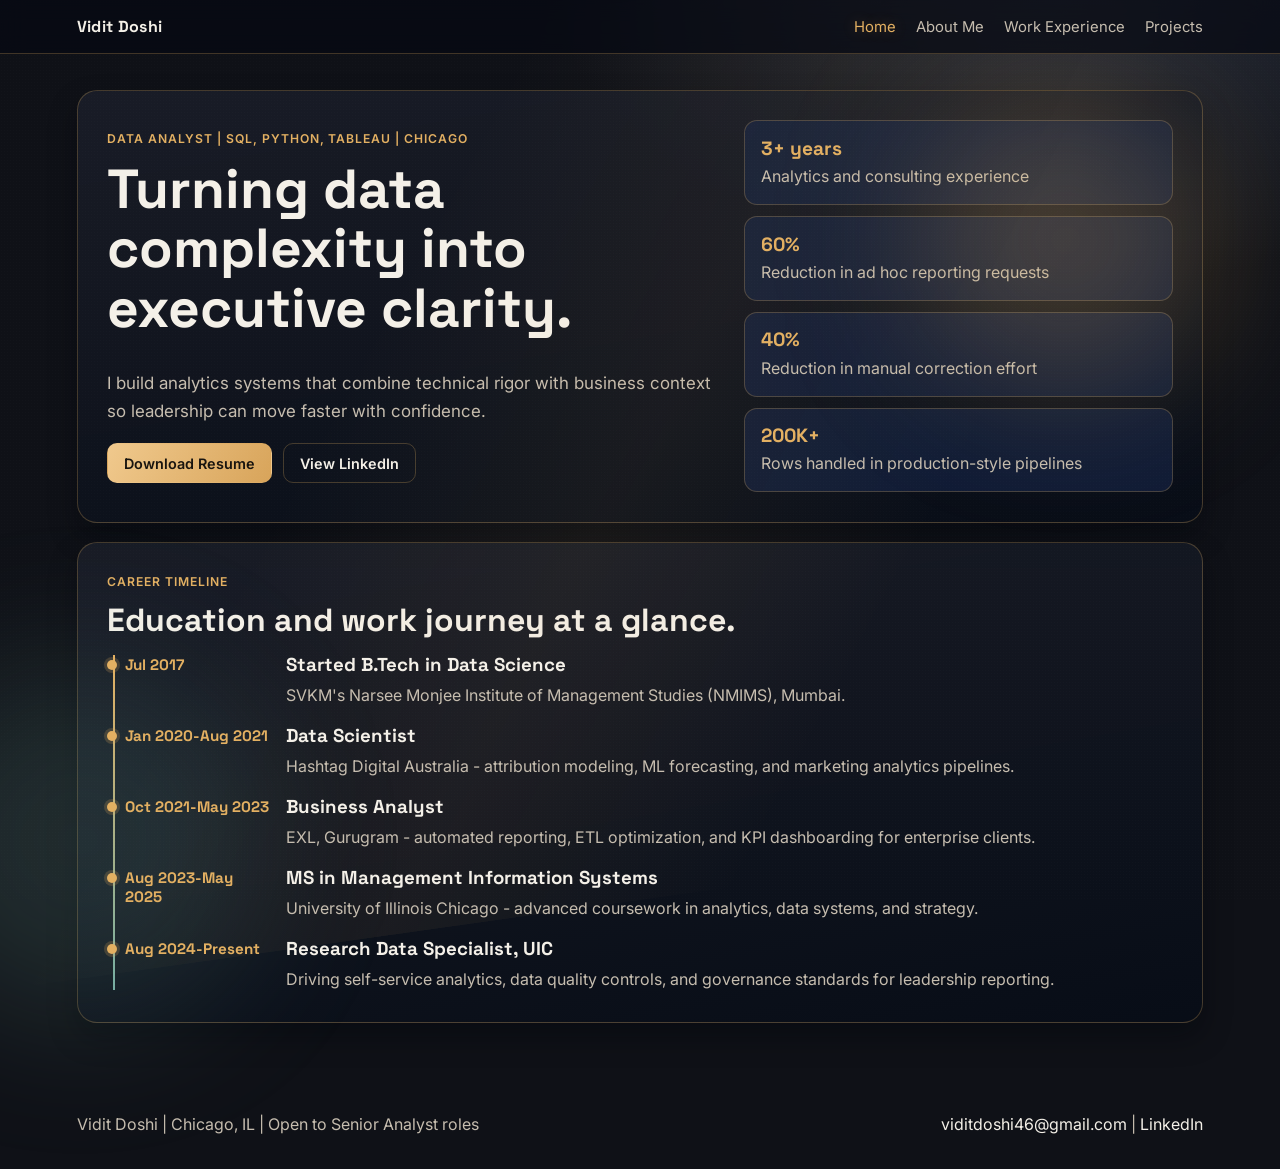
<file: index.html>
<!DOCTYPE html>
<html lang="en">
  <head>
    <meta charset="UTF-8" />
    <meta name="viewport" content="width=device-width, initial-scale=1.0" />
    <meta
      name="description"
      content="Vidit Doshi portfolio - Senior Data Analyst and Business Analyst"
    />
    <title>Vidit Doshi | Portfolio</title>
    <link rel="preconnect" href="https://fonts.googleapis.com" />
    <link rel="preconnect" href="https://fonts.gstatic.com" crossorigin />
    <link
      href="https://fonts.googleapis.com/css2?family=Inter:wght@300;400;500;600;700&family=Space+Grotesk:wght@500;700&display=swap"
      rel="stylesheet"
    />
    <link rel="stylesheet" href="./styles.css" />
  </head>
  <body>
    <div class="bg-noise"></div>
    <div class="bg-orb bg-orb-1"></div>
    <div class="bg-orb bg-orb-2"></div>
    <div class="bg-line"></div>

    <header class="site-header">
      <a class="brand" href="./index.html">Vidit Doshi</a>
      <button class="menu-toggle" aria-label="Open navigation menu">Menu</button>
      <nav class="site-nav" aria-label="Main">
        <a href="./index.html">Home</a>
        <a href="./about.html">About Me</a>
        <a href="./experience.html">Work Experience</a>
        <a href="./projects.html">Projects</a>
      </nav>
    </header>

    <main>
      <section class="panel hero">
        <div class="hero-main">
          <p class="eyebrow">Data Analyst | SQL, Python, Tableau | Chicago</p>
          <h1>Turning data complexity into executive clarity.</h1>
          <p class="lead">
            I build analytics systems that combine technical rigor with business
            context so leadership can move faster with confidence.
          </p>
          <div class="hero-actions">
            <a class="btn btn-primary" href="./resume.pdf" target="_blank" rel="noreferrer">Download Resume</a>
            <a
              class="btn btn-ghost"
              href="https://www.linkedin.com/in/viditdoshi46/"
              target="_blank"
              rel="noreferrer"
              >View LinkedIn</a
            >
          </div>
        </div>
        <div class="hero-metrics hero-metrics-home">
          <article>
            <span>3+ years</span>
            <p>Analytics and consulting experience</p>
          </article>
          <article>
            <span>60%</span>
            <p>Reduction in ad hoc reporting requests</p>
          </article>
          <article>
            <span>40%</span>
            <p>Reduction in manual correction effort</p>
          </article>
          <article>
            <span>200K+</span>
            <p>Rows handled in production-style pipelines</p>
          </article>
        </div>
      </section>

      <section class="panel">
        <div class="section-head">
          <p class="eyebrow">Career Timeline</p>
          <h2>Education and work journey at a glance.</h2>
        </div>
        <div class="career-timeline">
          <article class="timeline-point">
            <span class="timeline-year">Jul 2017</span>
            <div class="timeline-content">
              <h3>Started B.Tech in Data Science</h3>
              <p>SVKM's Narsee Monjee Institute of Management Studies (NMIMS), Mumbai.</p>
            </div>
          </article>
          <article class="timeline-point">
            <span class="timeline-year">Jan 2020-Aug 2021</span>
            <div class="timeline-content">
              <h3>Data Scientist</h3>
              <p>Hashtag Digital Australia - attribution modeling, ML forecasting, and marketing analytics pipelines.</p>
            </div>
          </article>
          <article class="timeline-point">
            <span class="timeline-year">Oct 2021-May 2023</span>
            <div class="timeline-content">
              <h3>Business Analyst</h3>
              <p>EXL, Gurugram - automated reporting, ETL optimization, and KPI dashboarding for enterprise clients.</p>
            </div>
          </article>
          <article class="timeline-point">
            <span class="timeline-year">Aug 2023-May 2025</span>
            <div class="timeline-content">
              <h3>MS in Management Information Systems</h3>
              <p>University of Illinois Chicago - advanced coursework in analytics, data systems, and strategy.</p>
            </div>
          </article>
          <article class="timeline-point">
            <span class="timeline-year">Aug 2024-Present</span>
            <div class="timeline-content">
              <h3>Research Data Specialist, UIC</h3>
              <p>Driving self-service analytics, data quality controls, and governance standards for leadership reporting.</p>
            </div>
          </article>
        </div>
      </section>
    </main>

    <footer class="site-footer">
      <p>Vidit Doshi | Chicago, IL | Open to Senior Analyst roles</p>
      <p>
        <a href="mailto:viditdoshi46@gmail.com">viditdoshi46@gmail.com</a>
        <span aria-hidden="true">|</span>
        <a href="https://www.linkedin.com/in/viditdoshi46/" target="_blank" rel="noreferrer">LinkedIn</a>
      </p>
    </footer>

    <script src="./script.js"></script>
  </body>
</html>
</file>
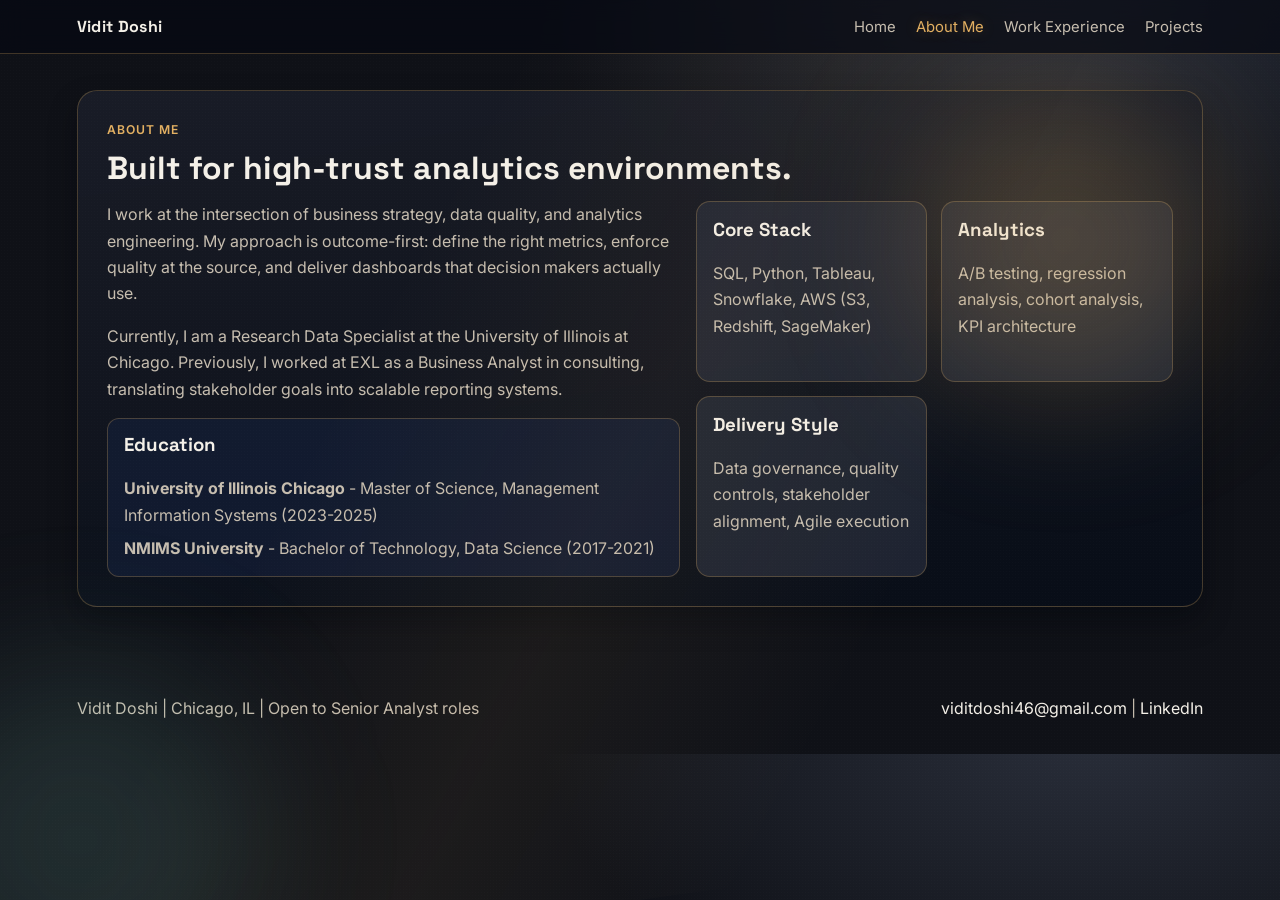
<file: about.html>
<!DOCTYPE html>
<html lang="en">
  <head>
    <meta charset="UTF-8" />
    <meta name="viewport" content="width=device-width, initial-scale=1.0" />
    <meta
      name="description"
      content="About Vidit Doshi - Senior Data Analyst and Business Analyst"
    />
    <title>About Me | Vidit Doshi</title>
    <link rel="preconnect" href="https://fonts.googleapis.com" />
    <link rel="preconnect" href="https://fonts.gstatic.com" crossorigin />
    <link
      href="https://fonts.googleapis.com/css2?family=Inter:wght@300;400;500;600;700&family=Space+Grotesk:wght@500;700&display=swap"
      rel="stylesheet"
    />
    <link rel="stylesheet" href="./styles.css" />
  </head>
  <body>
    <div class="bg-noise"></div>
    <div class="bg-orb bg-orb-1"></div>
    <div class="bg-orb bg-orb-2"></div>
    <div class="bg-line"></div>

    <header class="site-header">
      <a class="brand" href="./index.html">Vidit Doshi</a>
      <button class="menu-toggle" aria-label="Open navigation menu">Menu</button>
      <nav class="site-nav" aria-label="Main">
        <a href="./index.html">Home</a>
        <a href="./about.html">About Me</a>
        <a href="./experience.html">Work Experience</a>
        <a href="./projects.html">Projects</a>
      </nav>
    </header>

    <main>
      <section class="panel">
        <div class="section-head">
          <p class="eyebrow">About Me</p>
          <h2>Built for high-trust analytics environments.</h2>
        </div>
        <div class="about-layout">
          <div class="about-copy">
            <p>
              I work at the intersection of business strategy, data quality, and
              analytics engineering. My approach is outcome-first: define the
              right metrics, enforce quality at the source, and deliver
              dashboards that decision makers actually use.
            </p>
            <p>
              Currently, I am a Research Data Specialist at the University of
              Illinois at Chicago. Previously, I worked at EXL as a Business
              Analyst in consulting, translating stakeholder goals into scalable
              reporting systems.
            </p>
            <article class="education-card">
              <h3>Education</h3>
              <p>
                <strong>University of Illinois Chicago</strong> - Master of
                Science, Management Information Systems (2023-2025)
              </p>
              <p>
                <strong>NMIMS University</strong> - Bachelor of Technology,
                Data Science (2017-2021)
              </p>
            </article>
          </div>
          <div class="skills-grid">
            <article>
              <h3>Core Stack</h3>
              <p>SQL, Python, Tableau, Snowflake, AWS (S3, Redshift, SageMaker)</p>
            </article>
            <article>
              <h3>Analytics</h3>
              <p>A/B testing, regression analysis, cohort analysis, KPI architecture</p>
            </article>
            <article>
              <h3>Delivery Style</h3>
              <p>Data governance, quality controls, stakeholder alignment, Agile execution</p>
            </article>
          </div>
        </div>
      </section>
    </main>

    <footer class="site-footer">
      <p>Vidit Doshi | Chicago, IL | Open to Senior Analyst roles</p>
      <p>
        <a href="mailto:viditdoshi46@gmail.com">viditdoshi46@gmail.com</a>
        <span aria-hidden="true">|</span>
        <a href="https://www.linkedin.com/in/viditdoshi46/" target="_blank" rel="noreferrer">LinkedIn</a>
      </p>
    </footer>

    <script src="./script.js"></script>
  </body>
</html>
</file>
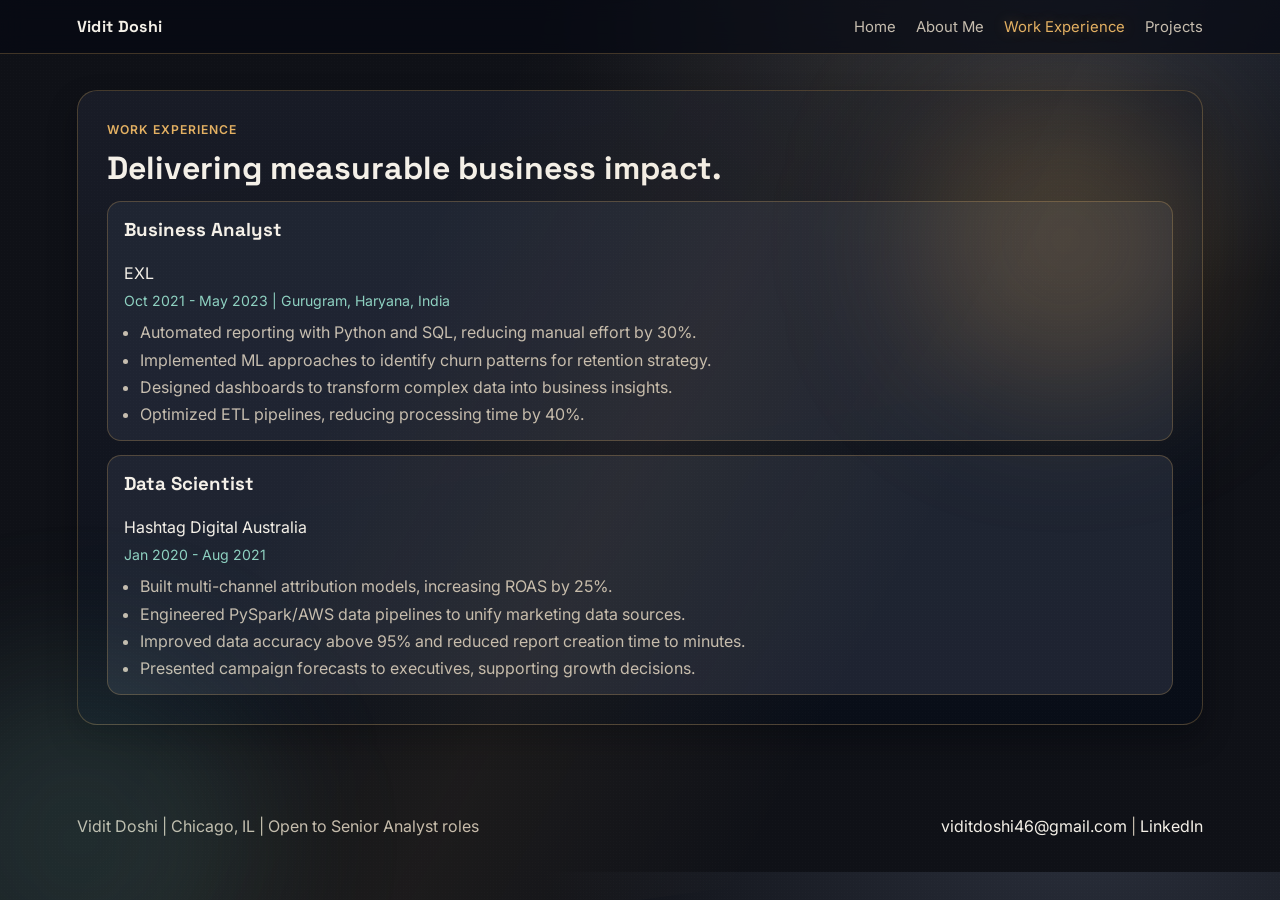
<file: experience.html>
<!DOCTYPE html>
<html lang="en">
  <head>
    <meta charset="UTF-8" />
    <meta name="viewport" content="width=device-width, initial-scale=1.0" />
    <meta
      name="description"
      content="Work experience of Vidit Doshi - Senior Data Analyst and Business Analyst"
    />
    <title>Work Experience | Vidit Doshi</title>
    <link rel="preconnect" href="https://fonts.googleapis.com" />
    <link rel="preconnect" href="https://fonts.gstatic.com" crossorigin />
    <link
      href="https://fonts.googleapis.com/css2?family=Inter:wght@300;400;500;600;700&family=Space+Grotesk:wght@500;700&display=swap"
      rel="stylesheet"
    />
    <link rel="stylesheet" href="./styles.css" />
  </head>
  <body>
    <div class="bg-noise"></div>
    <div class="bg-orb bg-orb-1"></div>
    <div class="bg-orb bg-orb-2"></div>
    <div class="bg-line"></div>

    <header class="site-header">
      <a class="brand" href="./index.html">Vidit Doshi</a>
      <button class="menu-toggle" aria-label="Open navigation menu">Menu</button>
      <nav class="site-nav" aria-label="Main">
        <a href="./index.html">Home</a>
        <a href="./about.html">About Me</a>
        <a href="./experience.html">Work Experience</a>
        <a href="./projects.html">Projects</a>
      </nav>
    </header>

    <main>
      <section class="panel">
        <div class="section-head">
          <p class="eyebrow">Work Experience</p>
          <h2>Delivering measurable business impact.</h2>
        </div>
        <div class="timeline">
          <article class="timeline-item">
            <div class="timeline-head">
              <h3>Business Analyst</h3>
              <p>EXL</p>
              <span>Oct 2021 - May 2023 | Gurugram, Haryana, India</span>
            </div>
            <ul>
              <li>Automated reporting with Python and SQL, reducing manual effort by 30%.</li>
              <li>Implemented ML approaches to identify churn patterns for retention strategy.</li>
              <li>Designed dashboards to transform complex data into business insights.</li>
              <li>Optimized ETL pipelines, reducing processing time by 40%.</li>
            </ul>
          </article>

          <article class="timeline-item">
            <div class="timeline-head">
              <h3>Data Scientist</h3>
              <p>Hashtag Digital Australia</p>
              <span>Jan 2020 - Aug 2021</span>
            </div>
            <ul>
              <li>Built multi-channel attribution models, increasing ROAS by 25%.</li>
              <li>Engineered PySpark/AWS data pipelines to unify marketing data sources.</li>
              <li>Improved data accuracy above 95% and reduced report creation time to minutes.</li>
              <li>Presented campaign forecasts to executives, supporting growth decisions.</li>
            </ul>
          </article>

        </div>
      </section>
    </main>

    <footer class="site-footer">
      <p>Vidit Doshi | Chicago, IL | Open to Senior Analyst roles</p>
      <p>
        <a href="mailto:viditdoshi46@gmail.com">viditdoshi46@gmail.com</a>
        <span aria-hidden="true">|</span>
        <a href="https://www.linkedin.com/in/viditdoshi46/" target="_blank" rel="noreferrer">LinkedIn</a>
      </p>
    </footer>

    <script src="./script.js"></script>
  </body>
</html>
</file>
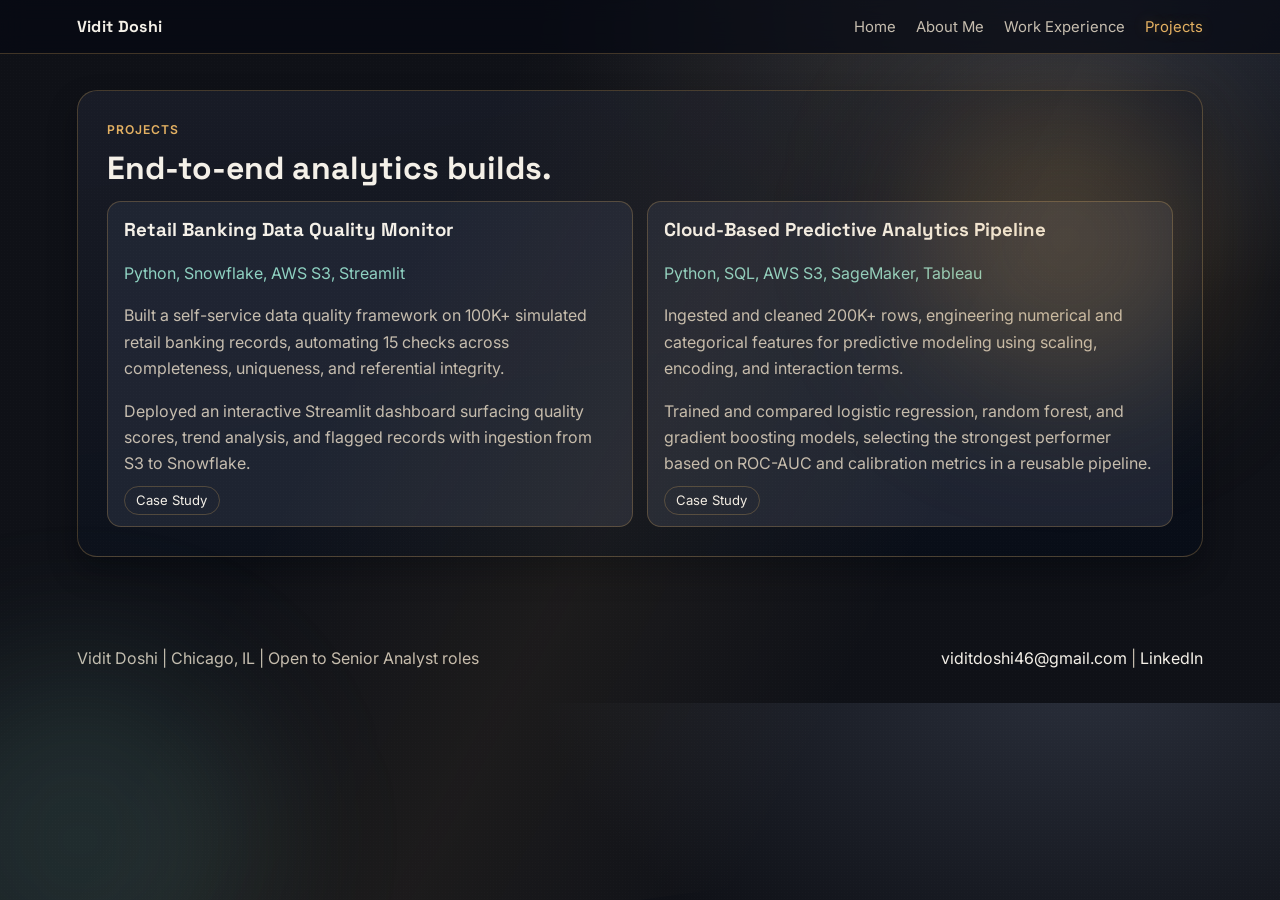
<file: projects.html>
<!DOCTYPE html>
<html lang="en">
  <head>
    <meta charset="UTF-8" />
    <meta name="viewport" content="width=device-width, initial-scale=1.0" />
    <meta
      name="description"
      content="Projects by Vidit Doshi - data analytics and business intelligence"
    />
    <title>Projects | Vidit Doshi</title>
    <link rel="preconnect" href="https://fonts.googleapis.com" />
    <link rel="preconnect" href="https://fonts.gstatic.com" crossorigin />
    <link
      href="https://fonts.googleapis.com/css2?family=Inter:wght@300;400;500;600;700&family=Space+Grotesk:wght@500;700&display=swap"
      rel="stylesheet"
    />
    <link rel="stylesheet" href="./styles.css" />
  </head>
  <body>
    <div class="bg-noise"></div>
    <div class="bg-orb bg-orb-1"></div>
    <div class="bg-orb bg-orb-2"></div>
    <div class="bg-line"></div>

    <header class="site-header">
      <a class="brand" href="./index.html">Vidit Doshi</a>
      <button class="menu-toggle" aria-label="Open navigation menu">Menu</button>
      <nav class="site-nav" aria-label="Main">
        <a href="./index.html">Home</a>
        <a href="./about.html">About Me</a>
        <a href="./experience.html">Work Experience</a>
        <a href="./projects.html">Projects</a>
      </nav>
    </header>

    <main>
      <section class="panel">
        <div class="section-head">
          <p class="eyebrow">Projects</p>
          <h2>End-to-end analytics builds.</h2>
        </div>
        <div class="project-grid">
          <article class="project-card">
            <h3>Retail Banking Data Quality Monitor</h3>
            <p class="project-tech">Python, Snowflake, AWS S3, Streamlit</p>
            <p>
              Built a self-service data quality framework on 100K+ simulated
              retail banking records, automating 15 checks across completeness,
              uniqueness, and referential integrity.
            </p>
            <p>
              Deployed an interactive Streamlit dashboard surfacing quality
              scores, trend analysis, and flagged records with ingestion from S3 to
              Snowflake.
            </p>
            <div class="project-links">
              <a href="https://www.linkedin.com/in/viditdoshi46/" target="_blank" rel="noreferrer">Case Study</a>
            </div>
          </article>

          <article class="project-card">
            <h3>Cloud-Based Predictive Analytics Pipeline</h3>
            <p class="project-tech">Python, SQL, AWS S3, SageMaker, Tableau</p>
            <p>
              Ingested and cleaned 200K+ rows, engineering numerical and
              categorical features for predictive modeling using scaling, encoding,
              and interaction terms.
            </p>
            <p>
              Trained and compared logistic regression, random forest, and
              gradient boosting models, selecting the strongest performer based on
              ROC-AUC and calibration metrics in a reusable pipeline.
            </p>
            <div class="project-links">
              <a href="https://www.linkedin.com/in/viditdoshi46/" target="_blank" rel="noreferrer">Case Study</a>
            </div>
          </article>
        </div>
      </section>
    </main>

    <footer class="site-footer">
      <p>Vidit Doshi | Chicago, IL | Open to Senior Analyst roles</p>
      <p>
        <a href="mailto:viditdoshi46@gmail.com">viditdoshi46@gmail.com</a>
        <span aria-hidden="true">|</span>
        <a href="https://www.linkedin.com/in/viditdoshi46/" target="_blank" rel="noreferrer">LinkedIn</a>
      </p>
    </footer>

    <script src="./script.js"></script>
  </body>
</html>
</file>
<file: styles.css>
:root {
  --bg: #0f1117;
  --panel: rgba(28, 32, 43, 0.78);
  --text: #f4f0e8;
  --muted: #c6bdaf;
  --line: rgba(227, 176, 98, 0.26);
  --accent: #e3b062;
  --accent-2: #8ed1c1;
  --card: rgba(34, 39, 53, 0.88);
}

* {
  box-sizing: border-box;
}

html {
  scroll-behavior: smooth;
}

body {
  margin: 0;
  font-family: Inter, -apple-system, BlinkMacSystemFont, "Segoe UI", sans-serif;
  color: var(--text);
  background: radial-gradient(1000px 620px at 85% -5%, #2a2f3b 0%, var(--bg) 55%);
}

.bg-noise,
.bg-orb,
.bg-line {
  position: fixed;
  pointer-events: none;
}

.bg-noise {
  inset: 0;
  opacity: 0.07;
  background-image: radial-gradient(rgba(244, 240, 232, 0.25) 0.4px, transparent 0.4px);
  background-size: 3px 3px;
}

.bg-orb {
  border-radius: 50%;
  filter: blur(72px);
}

.bg-orb-1 {
  width: 300px;
  height: 300px;
  right: 5%;
  top: 10%;
  background: rgba(227, 176, 98, 0.24);
}

.bg-orb-2 {
  width: 360px;
  height: 360px;
  left: -100px;
  bottom: -120px;
  background: rgba(142, 209, 193, 0.14);
}

.bg-line {
  inset: 0;
  background: linear-gradient(120deg, transparent 30%, rgba(227, 176, 98, 0.06) 50%, transparent 70%);
  transform: skewY(-8deg);
}

.site-header {
  position: sticky;
  top: 0;
  z-index: 40;
  display: flex;
  align-items: center;
  justify-content: space-between;
  padding: 1rem 6vw;
  border-bottom: 1px solid var(--line);
  background: rgba(6, 9, 19, 0.72);
  backdrop-filter: blur(12px);
}

.brand {
  text-decoration: none;
  color: var(--text);
  font-family: "Space Grotesk", Inter, sans-serif;
  letter-spacing: 0.02em;
  font-weight: 700;
}

.menu-toggle {
  display: none;
  border: 1px solid var(--line);
  background: transparent;
  color: var(--text);
  border-radius: 8px;
  padding: 0.4rem 0.68rem;
}

.site-nav {
  display: flex;
  gap: 1.25rem;
}

.site-nav a {
  color: var(--muted);
  text-decoration: none;
  font-size: 0.93rem;
  transition: color 0.2s ease, text-shadow 0.2s ease;
}

.site-nav a:hover,
.site-nav a.active {
  color: var(--accent);
  text-shadow: 0 0 14px rgba(227, 176, 98, 0.3);
}

main {
  display: grid;
  gap: 1.2rem;
  padding: 4vh 6vw 8vh;
}

.panel {
  border: 1px solid var(--line);
  border-radius: 20px;
  padding: clamp(1.2rem, 2.3vw, 2.4rem);
  background: linear-gradient(170deg, var(--panel), rgba(7, 12, 23, 0.82));
  box-shadow: 0 14px 28px rgba(2, 4, 10, 0.38);
}

.eyebrow {
  margin: 0;
  color: var(--accent);
  text-transform: uppercase;
  letter-spacing: 0.08em;
  font-size: 0.76rem;
  font-weight: 600;
}

h1,
h2,
h3 {
  margin-top: 0;
  font-family: "Space Grotesk", Inter, sans-serif;
}

h1 {
  margin: 0.65rem 0 0.95rem;
  max-width: 750px;
  font-size: clamp(2rem, 4.3vw, 3.65rem);
  line-height: 1.08;
}

h2 {
  margin: 0.5rem 0 0;
  font-size: clamp(1.35rem, 2.5vw, 2.2rem);
}

p {
  color: var(--muted);
  line-height: 1.65;
}

.lead {
  max-width: 690px;
  font-size: 1.06rem;
}

.btn {
  display: inline-flex;
  align-items: center;
  justify-content: center;
  border-radius: 10px;
  padding: 0.66rem 1rem;
  text-decoration: none;
  font-size: 0.9rem;
  font-weight: 600;
  transition: transform 0.15s ease, border-color 0.15s ease;
}

.btn:hover {
  transform: translateY(-1px);
}

.btn-ghost {
  border: 1px solid var(--line);
  color: var(--text);
}

.btn-primary {
  border: 1px solid transparent;
  color: #18140f;
  background: linear-gradient(120deg, #f0c98d, #d8a45a);
}

.hero {
  display: grid;
  grid-template-columns: 1.45fr 1fr;
  gap: 1rem;
  align-items: stretch;
}

.hero-main {
  display: flex;
  flex-direction: column;
  justify-content: center;
  min-height: 310px;
}

.hero-actions {
  display: flex;
  gap: 0.65rem;
  flex-wrap: wrap;
}

.hero-metrics {
  display: grid;
  gap: 0.7rem;
}

.hero-metrics article {
  border: 1px solid var(--line);
  border-radius: 13px;
  background: rgba(19, 33, 63, 0.75);
  padding: 0.9rem 1rem;
}

.hero-metrics span {
  display: block;
  color: var(--accent);
  font-family: "Space Grotesk", Inter, sans-serif;
  font-size: 1.2rem;
  font-weight: 700;
  margin-bottom: 0.15rem;
}

.hero-metrics p {
  margin: 0;
}

.section-head {
  margin-bottom: 0.8rem;
}

.about-layout {
  display: grid;
  grid-template-columns: 1.2fr 1fr;
  gap: 1rem;
}

.about-copy p:first-child {
  margin-top: 0;
}

.education-card {
  margin-top: 1rem;
  border: 1px solid var(--line);
  border-radius: 12px;
  background: rgba(20, 32, 58, 0.65);
  padding: 0.9rem 1rem;
}

.education-card p {
  margin: 0.45rem 0 0;
}

.skills-grid,
.project-grid {
  display: grid;
  gap: 0.9rem;
  grid-template-columns: repeat(auto-fit, minmax(210px, 1fr));
}

.skills-grid article,
.project-card,
.timeline-item {
  border: 1px solid var(--line);
  border-radius: 14px;
  background: var(--card);
  padding: 1rem;
}

.skills-grid p,
.project-card p {
  margin-bottom: 0;
}

.timeline {
  display: grid;
  gap: 0.9rem;
}

.timeline-head p {
  margin: 0.2rem 0;
  color: var(--text);
}

.timeline-head span {
  color: var(--accent-2);
  font-size: 0.88rem;
}

ul {
  margin: 0.8rem 0 0;
  padding-left: 1rem;
  color: var(--muted);
}

li + li {
  margin-top: 0.45rem;
}

.project-tech {
  margin-bottom: 0.72rem !important;
  color: var(--accent-2) !important;
}

.project-links {
  margin-top: 0.8rem;
}

.project-links a {
  color: var(--text);
  text-decoration: none;
  border: 1px solid var(--line);
  border-radius: 999px;
  padding: 0.34rem 0.7rem;
  font-size: 0.82rem;
}

.career-timeline {
  position: relative;
  display: grid;
  gap: 1rem;
  padding-left: 1.1rem;
}

.career-timeline::before {
  content: "";
  position: absolute;
  left: 0.38rem;
  top: 0.1rem;
  bottom: 0.1rem;
  width: 2px;
  background: linear-gradient(var(--accent), rgba(142, 209, 193, 0.8));
}

.timeline-point {
  position: relative;
  display: grid;
  grid-template-columns: 145px 1fr;
  gap: 1rem;
  align-items: start;
}

.timeline-point::before {
  content: "";
  position: absolute;
  left: -1.1rem;
  top: 0.45rem;
  width: 10px;
  height: 10px;
  border-radius: 50%;
  background: var(--accent);
  box-shadow: 0 0 0 3px rgba(227, 176, 98, 0.2);
}

.timeline-year {
  display: inline-block;
  font-family: "Space Grotesk", Inter, sans-serif;
  font-weight: 700;
  color: var(--accent);
  font-size: 0.95rem;
  padding-top: 0.1rem;
}

.timeline-content h3 {
  margin-top: 0;
  margin-bottom: 0.35rem;
}

.timeline-content p {
  margin: 0;
}

.site-footer {
  display: flex;
  justify-content: space-between;
  align-items: center;
  flex-wrap: wrap;
  gap: 0.45rem;
  padding: 1rem 6vw 2rem;
}

.site-footer p {
  margin: 0;
  color: var(--muted);
}

.site-footer a {
  text-decoration: none;
  color: var(--text);
}

@media (max-width: 980px) {
  .hero,
  .about-layout {
    grid-template-columns: 1fr;
  }
}

@media (max-width: 760px) {
  .menu-toggle {
    display: block;
  }

  .site-nav {
    position: absolute;
    top: 64px;
    right: 6vw;
    display: none;
    flex-direction: column;
    gap: 0.5rem;
    border: 1px solid var(--line);
    border-radius: 12px;
    background: rgba(6, 9, 19, 0.95);
    padding: 0.7rem;
  }

  .site-nav.open {
    display: flex;
  }

  .timeline-point {
    grid-template-columns: 1fr;
    gap: 0.35rem;
  }

  .timeline-year {
    font-size: 0.88rem;
  }
}
</file>
